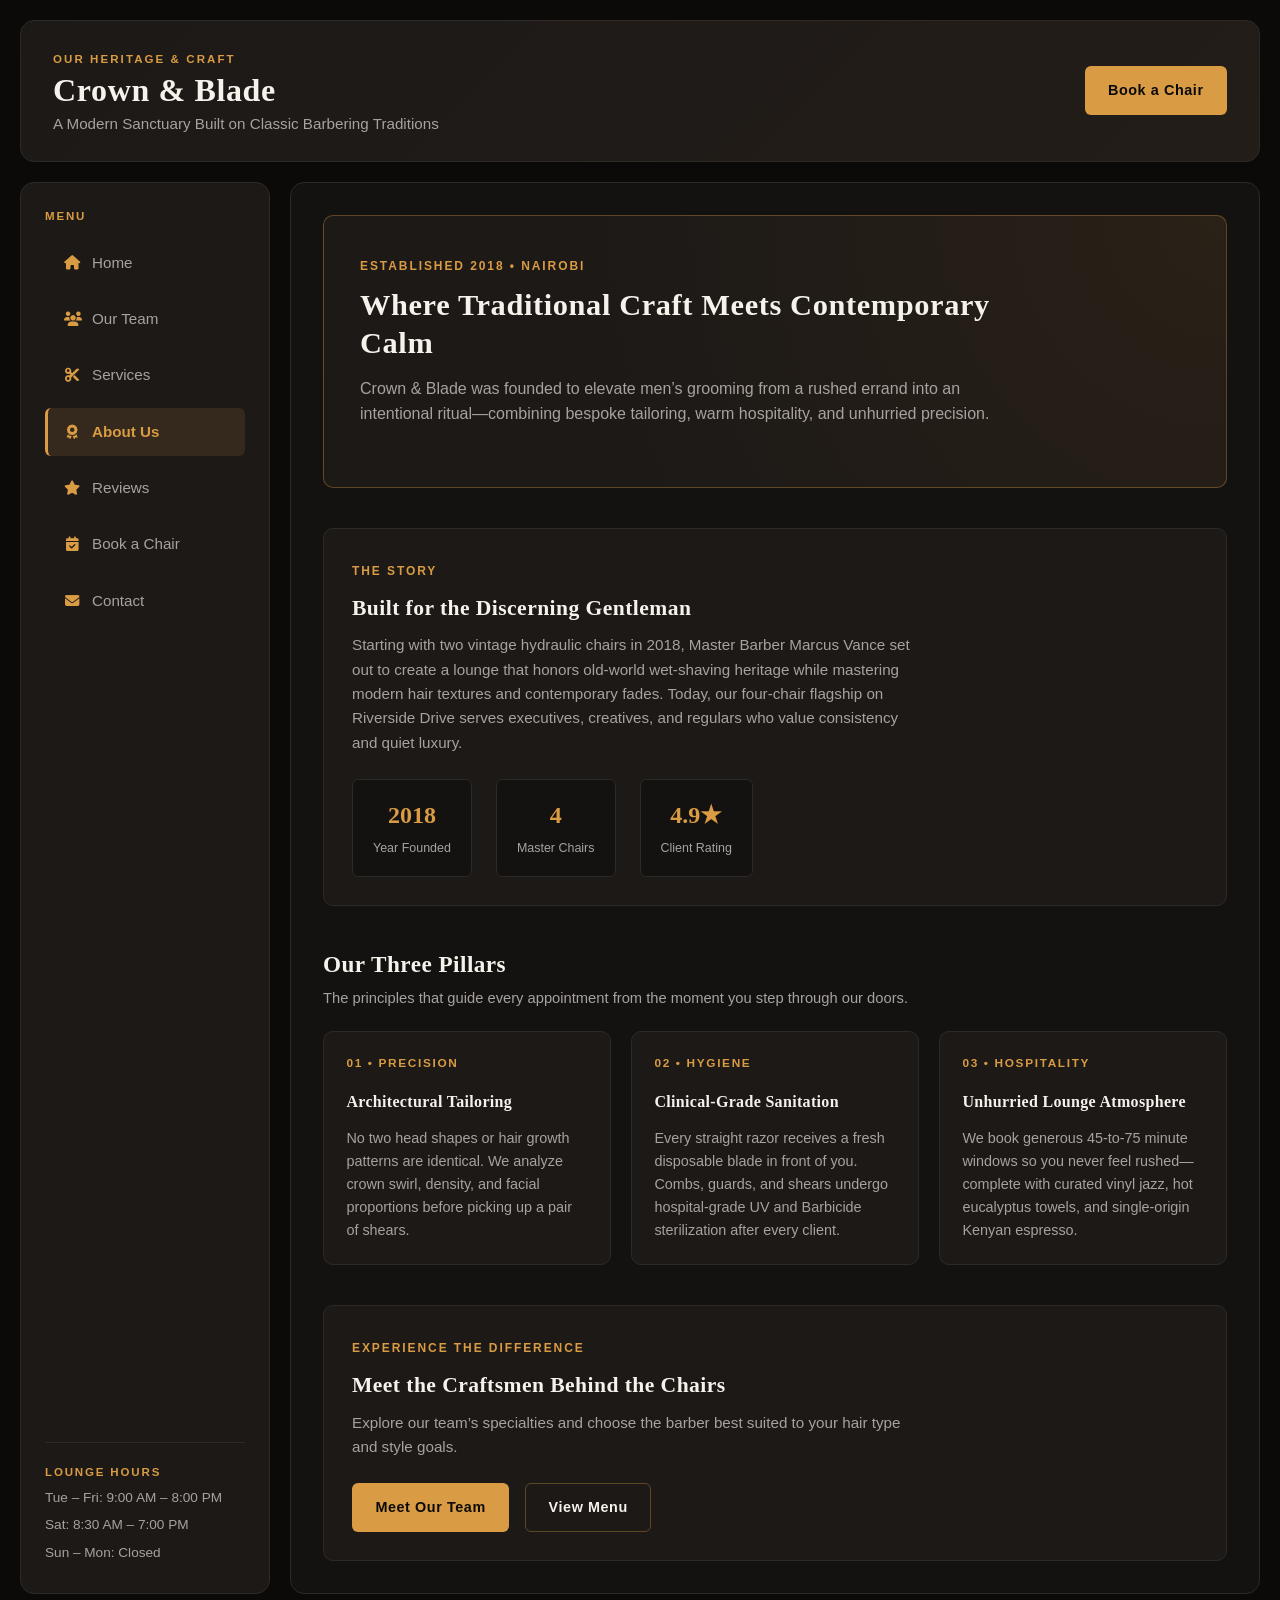
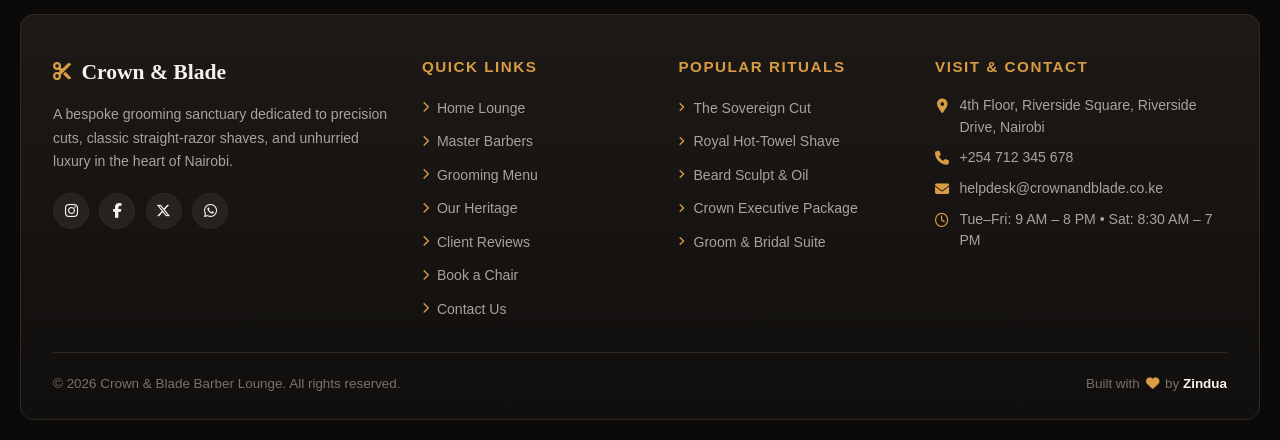
<file: about.html>
<!doctype html>
<html lang="en">
  <head>
    <meta charset="UTF-8" />
    <meta name="viewport" content="width=device-width, initial-scale=1.0" />
    <title>Crown &amp; Blade | Bespoke Barber Lounge</title>
    <!-- Font Awesome 6 (Pure CSS Icons) -->
    <link
      rel="stylesheet"
      href="https://cdnjs.cloudflare.com/ajax/libs/font-awesome/6.5.2/css/all.min.css"
    />
    <link rel="stylesheet" href="layout.css" />
  </head>
  <body>
    <main>
      <section class="container">
        <!-- Header / Hero -->
        <header class="hero">
          <div class="brand-group">
            <span class="brand-badge">OUR HERITAGE &amp; CRAFT</span>
            <h1>Crown &amp; Blade</h1>
            <p>A Modern Sanctuary Built on Classic Barbering Traditions</p>
          </div>
          <a href="book.html" class="btn-primary">Book a Chair</a>
        </header>

        <!-- Sidebar Navigation -->
        <aside class="aside">
          <nav aria-label="Primary Navigation">
            <p class="nav-label">Menu</p>
            <ul>
              <li>
                <a href="index.html"
                  ><i class="fa-solid fa-house"></i> Home</a
                >
              </li>
              <li>
                <a href="team.html"
                  ><i class="fa-solid fa-users"></i> Our Team</a
                >
              </li>
              <li>
                <a href="services.html"
                  ><i class="fa-solid fa-scissors"></i> Services</a
                >
              </li>
              <li>
                <a href="about.html" class="active"
                  ><i class="fa-solid fa-award"></i> About Us</a
                >
              </li>
              <li>
                <a href="reviews.html"
                  ><i class="fa-solid fa-star"></i> Reviews</a
                >
              </li>
              <li>
                <a href="book.html"
                  ><i class="fa-solid fa-calendar-check"></i> Book a Chair</a
                >
              </li>
              <li>
                <a href="contact.html"
                  ><i class="fa-solid fa-envelope"></i> Contact</a
                >
              </li>
            </ul>
          </nav>

          <div class="sidebar-hours">
            <p class="nav-label">Lounge Hours</p>
            <p>Tue – Fri: 9:00 AM – 8:00 PM</p>
            <p>Sat: 8:30 AM – 7:00 PM</p>
            <p>Sun – Mon: Closed</p>
          </div>
        </aside>

        <!-- Main Content Area -->
        <section class="main-area">
          <div class="showcase-banner">
            <span class="eyebrow">Established 2018 &bull; Nairobi</span>
            <h2>Where Traditional Craft Meets Contemporary Calm</h2>
            <p>
              Crown &amp; Blade was founded to elevate men’s grooming from a
              rushed errand into an intentional ritual—combining bespoke
              tailoring, warm hospitality, and unhurried precision.
            </p>
          </div>

          <!-- Story & Stats -->
          <div class="content-block split-panel">
            <div>
              <span class="eyebrow">The Story</span>
              <h3>Built for the Discerning Gentleman</h3>
              <p>
                Starting with two vintage hydraulic chairs in 2018, Master
                Barber Marcus Vance set out to create a lounge that honors
                old-world wet-shaving heritage while mastering modern hair
                textures and contemporary fades. Today, our four-chair flagship
                on Riverside Drive serves executives, creatives, and regulars
                who value consistency and quiet luxury.
              </p>
            </div>
            <div class="stats-box">
              <div class="stat">
                <strong>2018</strong>
                <span>Year Founded</span>
              </div>
              <div class="stat">
                <strong>4</strong>
                <span>Master Chairs</span>
              </div>
              <div class="stat">
                <strong>4.9★</strong>
                <span>Client Rating</span>
              </div>
            </div>
          </div>

          <!-- Three Pillars of Craft -->
          <div class="content-block">
            <div class="section-heading">
              <h3>Our Three Pillars</h3>
              <p>
                The principles that guide every appointment from the moment you
                step through our doors.
              </p>
            </div>

            <div class="pillars-grid">
              <article class="card">
                <span class="role-tag">01 &bull; Precision</span>
                <h4>Architectural Tailoring</h4>
                <p>
                  No two head shapes or hair growth patterns are identical. We
                  analyze crown swirl, density, and facial proportions before
                  picking up a pair of shears.
                </p>
              </article>

              <article class="card">
                <span class="role-tag">02 &bull; Hygiene</span>
                <h4>Clinical-Grade Sanitation</h4>
                <p>
                  Every straight razor receives a fresh disposable blade in
                  front of you. Combs, guards, and shears undergo hospital-grade
                  UV and Barbicide sterilization after every client.
                </p>
              </article>

              <article class="card">
                <span class="role-tag">03 &bull; Hospitality</span>
                <h4>Unhurried Lounge Atmosphere</h4>
                <p>
                  We book generous 45-to-75 minute windows so you never feel
                  rushed—complete with curated vinyl jazz, hot eucalyptus
                  towels, and single-origin Kenyan espresso.
                </p>
              </article>
            </div>
          </div>

          <!-- CTA Banner -->
          <div class="content-block split-panel">
            <div>
              <span class="eyebrow">Experience the Difference</span>
              <h3>Meet the Craftsmen Behind the Chairs</h3>
              <p>
                Explore our team’s specialties and choose the barber best suited
                to your hair type and style goals.
              </p>
            </div>
            <div class="banner-actions">
              <a href="team.html" class="btn-primary">Meet Our Team</a>
              <a href="services.html" class="btn-secondary">View Menu</a>
            </div>
          </div>
        </section>

        <!-- Professional Multi-Column Footer -->
        <footer class="footer">
          <div class="footer-grid">
            <!-- Column 1: Brand & Socials -->
            <div class="footer-col">
              <div class="footer-brand">
                <i class="fa-solid fa-scissors"></i>
                <span>Crown &amp; Blade</span>
              </div>
              <p class="footer-desc">
                A bespoke grooming sanctuary dedicated to precision cuts,
                classic straight-razor shaves, and unhurried luxury in the heart
                of Nairobi.
              </p>
              <div class="social-links" aria-label="Social Media Links">
                <a
                  href="https://instagram.com"
                  target="_blank"
                  rel="noopener noreferrer"
                  aria-label="Instagram"
                >
                  <i class="fa-brands fa-instagram"></i>
                </a>
                <a
                  href="https://facebook.com"
                  target="_blank"
                  rel="noopener noreferrer"
                  aria-label="Facebook"
                >
                  <i class="fa-brands fa-facebook-f"></i>
                </a>
                <a
                  href="https://x.com"
                  target="_blank"
                  rel="noopener noreferrer"
                  aria-label="X (Twitter)"
                >
                  <i class="fa-brands fa-x-twitter"></i>
                </a>
                <a
                  href="https://wa.me/254712345678"
                  target="_blank"
                  rel="noopener noreferrer"
                  aria-label="WhatsApp Concierge"
                >
                  <i class="fa-brands fa-whatsapp"></i>
                </a>
              </div>
            </div>

            <!-- Column 2: Quick Navigation -->
            <div class="footer-col">
              <h4>Quick Links</h4>
              <ul class="footer-links">
                <li>
                  <a href="index.html"
                    ><i class="fa-solid fa-chevron-right"></i> Home Lounge</a
                  >
                </li>
                <li>
                  <a href="team.html"
                    ><i class="fa-solid fa-chevron-right"></i> Master Barbers</a
                  >
                </li>
                <li>
                  <a href="services.html"
                    ><i class="fa-solid fa-chevron-right"></i> Grooming Menu</a
                  >
                </li>
                <li>
                  <a href="about.html"
                    ><i class="fa-solid fa-chevron-right"></i> Our Heritage</a
                  >
                </li>
                <li>
                  <a href="reviews.html"
                    ><i class="fa-solid fa-chevron-right"></i> Client Reviews</a
                  >
                </li>
                <li>
                  <a href="book.html"
                    ><i class="fa-solid fa-chevron-right"></i> Book a Chair</a
                  >
                </li>
                <li>
                  <a href="contact.html"
                    ><i class="fa-solid fa-chevron-right"></i> Contact Us</a
                  >
                </li>
              </ul>
            </div>

            <!-- Column 3: Signature Services -->
            <div class="footer-col">
              <h4>Popular Rituals</h4>
              <ul class="footer-links">
                <li>
                  <a href="services.html"
                    ><i class="fa-solid fa-angle-right"></i> The Sovereign
                    Cut</a
                  >
                </li>
                <li>
                  <a href="services.html"
                    ><i class="fa-solid fa-angle-right"></i> Royal Hot-Towel
                    Shave</a
                  >
                </li>
                <li>
                  <a href="services.html"
                    ><i class="fa-solid fa-angle-right"></i> Beard Sculpt &amp;
                    Oil</a
                  >
                </li>
                <li>
                  <a href="services.html"
                    ><i class="fa-solid fa-angle-right"></i> Crown Executive
                    Package</a
                  >
                </li>
                <li>
                  <a href="services.html"
                    ><i class="fa-solid fa-angle-right"></i> Groom &amp; Bridal
                    Suite</a
                  >
                </li>
              </ul>
            </div>

            <!-- Column 4: Contact & Hours -->
            <div class="footer-col">
              <h4>Visit &amp; Contact</h4>
              <ul class="footer-contact">
                <li>
                  <i class="fa-solid fa-location-dot"></i>
                  <span
                    >4th Floor, Riverside Square, Riverside Drive, Nairobi</span
                  >
                </li>
                <li>
                  <i class="fa-solid fa-phone"></i>
                  <span>+254 712 345 678</span>
                </li>
                <li>
                  <i class="fa-solid fa-envelope"></i>
                  <span>helpdesk@crownandblade.co.ke</span>
                </li>
                <li>
                  <i class="fa-regular fa-clock"></i>
                  <span>Tue–Fri: 9 AM – 8 PM &bull; Sat: 8:30 AM – 7 PM</span>
                </li>
              </ul>
            </div>
          </div>

          <!-- Bottom Copyright Bar -->
          <div class="footer-bottom">
            <p>
              &copy; 2026 Crown &amp; Blade Barber Lounge. All rights reserved.
            </p>
            <p>
              Built with <i class="fa-solid fa-heart"></i> by
              <strong>Zindua</strong>
            </p>
          </div>
        </footer>
      </section>
    </main>
  </body>
</html>
</file>
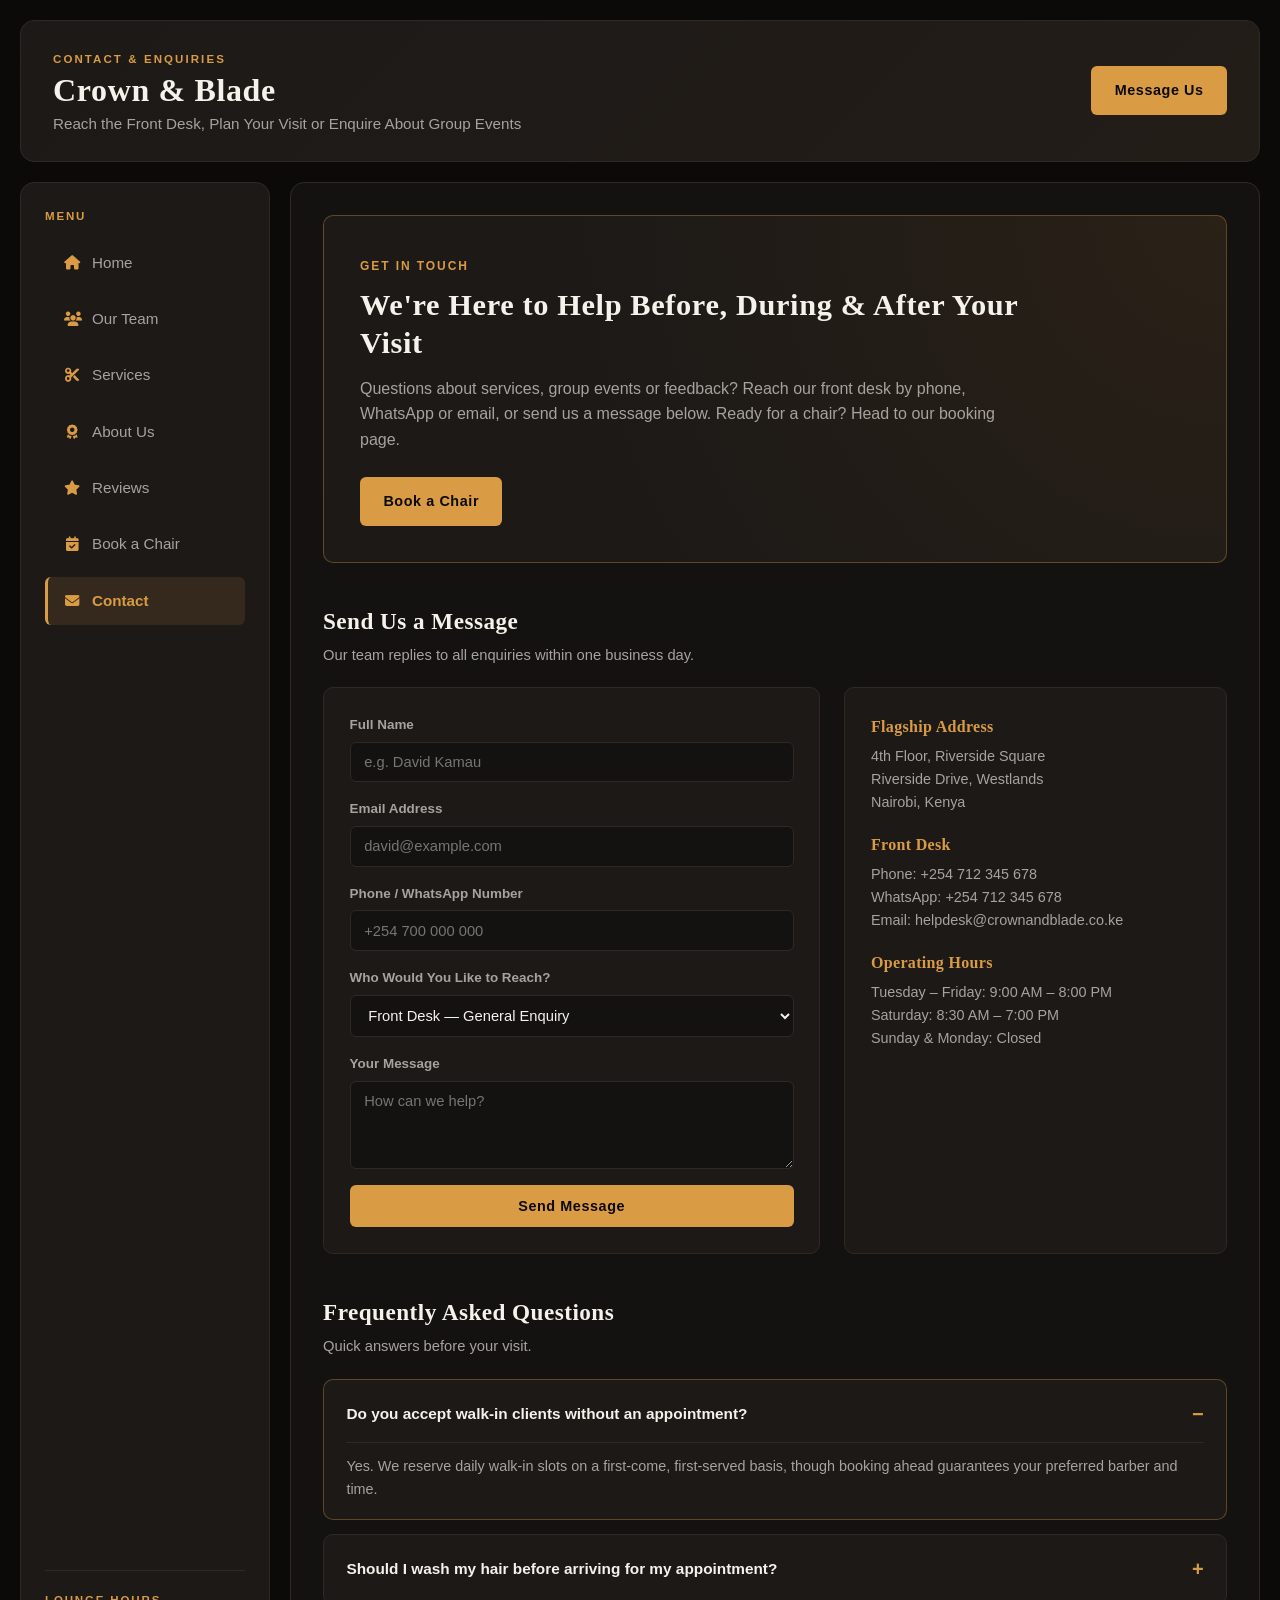
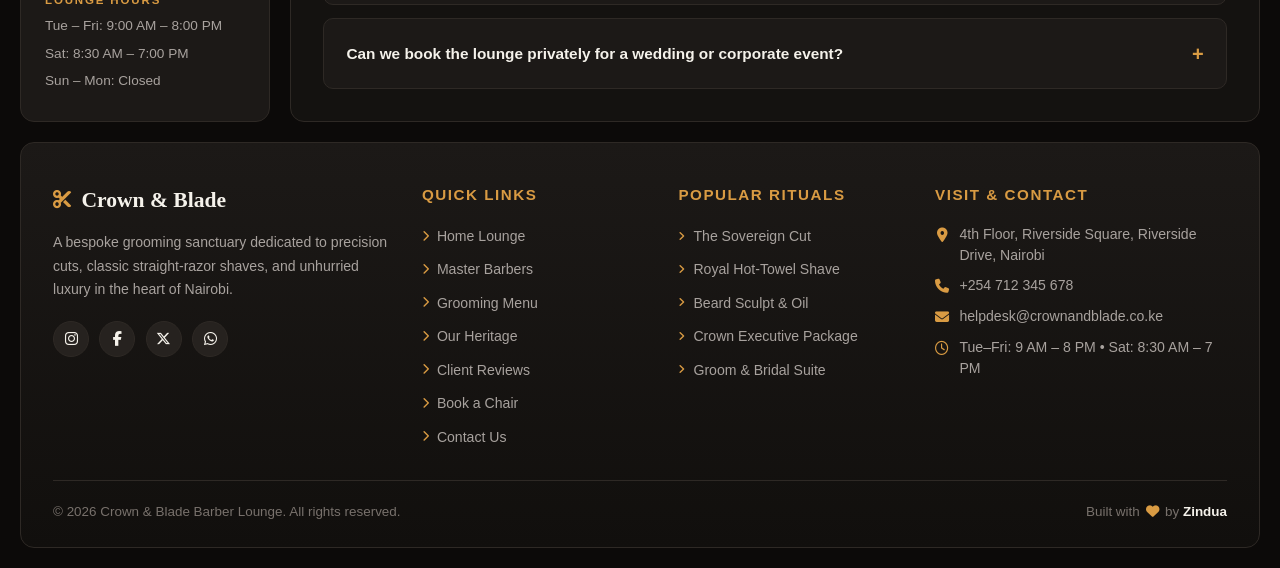
<file: contact.html>
<!doctype html>
<html lang="en">
  <head>
    <meta charset="UTF-8" />
    <meta name="viewport" content="width=device-width, initial-scale=1.0" />
    <title>Contact Us | Crown &amp; Blade Barber Lounge</title>
    <!-- Font Awesome 6 (Pure CSS Icons) -->
    <link
      rel="stylesheet"
      href="https://cdnjs.cloudflare.com/ajax/libs/font-awesome/6.5.2/css/all.min.css"
    />
    <link rel="stylesheet" href="layout.css" />
  </head>
  <body>
    <main>
      <section class="container">
        <!-- Header / Hero -->
        <header class="hero">
          <div class="brand-group">
            <span class="brand-badge">CONTACT &amp; ENQUIRIES</span>
            <h1>Crown &amp; Blade</h1>
            <p>
              Reach the Front Desk, Plan Your Visit or Enquire About Group Events
            </p>
          </div>
          <a href="#contact-form" class="btn-primary">Message Us</a>
        </header>

        <!-- Sidebar Navigation -->
        <aside class="aside">
          <nav aria-label="Primary Navigation">
            <p class="nav-label">Menu</p>
            <ul>
              <li>
                <a href="index.html"
                  ><i class="fa-solid fa-house"></i> Home</a
                >
              </li>
              <li>
                <a href="team.html"
                  ><i class="fa-solid fa-users"></i> Our Team</a
                >
              </li>
              <li>
                <a href="services.html"
                  ><i class="fa-solid fa-scissors"></i> Services</a
                >
              </li>
              <li>
                <a href="about.html"
                  ><i class="fa-solid fa-award"></i> About Us</a
                >
              </li>
              <li>
                <a href="reviews.html"
                  ><i class="fa-solid fa-star"></i> Reviews</a
                >
              </li>
              <li>
                <a href="book.html"
                  ><i class="fa-solid fa-calendar-check"></i> Book a Chair</a
                >
              </li>
              <li>
                <a href="contact.html" class="active"
                  ><i class="fa-solid fa-envelope"></i> Contact</a
                >
              </li>
            </ul>
          </nav>

          <div class="sidebar-hours">
            <p class="nav-label">Lounge Hours</p>
            <p>Tue – Fri: 9:00 AM – 8:00 PM</p>
            <p>Sat: 8:30 AM – 7:00 PM</p>
            <p>Sun – Mon: Closed</p>
          </div>
        </aside>

        <!-- Main Content Area -->
        <section class="main-area">
          <div class="showcase-banner">
            <span class="eyebrow">Get in Touch</span>
            <h2>We're Here to Help Before, During &amp; After Your Visit</h2>
            <p>
              Questions about services, group events or feedback? Reach our
              front desk by phone, WhatsApp or email, or send us a message
              below. Ready for a chair? Head to our booking page.
            </p>
            <div class="banner-actions">
              <a href="book.html" class="btn-primary">Book a Chair</a>
            </div>
          </div>

          <!-- Enquiry Form & Contact Details -->
          <div id="contact-form" class="content-block">
            <div class="section-heading">
              <h3>Send Us a Message</h3>
              <p>Our team replies to all enquiries within one business day.</p>
            </div>

            <div class="contact-grid">
              <form class="booking-form" action="contact.html" method="get">
                <div class="form-row">
                  <label for="full-name">Full Name</label>
                  <input type="text" id="full-name" name="name" placeholder="e.g. David Kamau" required />
                </div>

                <div class="form-row">
                  <label for="email-address">Email Address</label>
                  <input type="email" id="email-address" name="email" placeholder="david@example.com" required />
                </div>

                <div class="form-row">
                  <label for="phone-number">Phone / WhatsApp Number</label>
                  <input type="tel" id="phone-number" name="phone" placeholder="+254 700 000 000" />
                </div>

                <div class="form-row">
                  <label for="topic">Who Would You Like to Reach?</label>
                  <select id="topic" name="topic">
                    <option value="front-desk">Front Desk — General Enquiry</option>
                    <option value="events">Private Events &amp; Groom Parties</option>
                    <option value="feedback">Feedback &amp; Complaints</option>
                    <option value="careers">Careers — Join Our Team</option>
                  </select>
                </div>

                <div class="form-row">
                  <label for="notes">Your Message</label>
                  <textarea id="notes" name="notes" rows="4" placeholder="How can we help?" required></textarea>
                </div>

                <button type="submit" class="btn-primary full-width">Send Message</button>
              </form>

              <div class="location-card">
                <h4>Flagship Address</h4>
                <p>
                  4th Floor, Riverside Square<br />Riverside Drive, Westlands<br />Nairobi,
                  Kenya
                </p>

                <h4>Front Desk</h4>
                <p>
                  Phone: +254 712 345 678<br />
                  WhatsApp: <a href="https://wa.me/254712345678" target="_blank" rel="noopener noreferrer">+254 712 345 678</a><br />
                  Email: helpdesk@crownandblade.co.ke
                </p>

                <h4>Operating Hours</h4>
                <p>
                  Tuesday – Friday: 9:00 AM – 8:00 PM<br />
                  Saturday: 8:30 AM – 7:00 PM<br />
                  Sunday &amp; Monday: Closed
                </p>
              </div>
            </div>
          </div>

          <!-- Pure HTML5 <details> FAQ (No JS Needed) -->
          <div class="content-block">
            <div class="section-heading">
              <h3>Frequently Asked Questions</h3>
              <p>Quick answers before your visit.</p>
            </div>

            <div class="faq-list">
              <details class="faq-item" open>
                <summary>
                  Do you accept walk-in clients without an appointment?
                </summary>
                <p>
                  Yes. We reserve daily walk-in slots on a first-come,
                  first-served basis, though <a href="book.html">booking ahead</a>
                  guarantees your preferred barber and time.
                </p>
              </details>

              <details class="faq-item">
                <summary>
                  Should I wash my hair before arriving for my appointment?
                </summary>
                <p>
                  If you use heavy pomades or clays, arriving with clean hair
                  helps us assess natural fall—however, an invigorating wash is
                  included with every Sovereign Cut and Executive Package.
                </p>
              </details>

              <details class="faq-item">
                <summary>
                  Can we book the lounge privately for a wedding or corporate
                  event?
                </summary>
                <p>
                  Yes. Private half-day and full-lounge buyouts for groomsmen or
                  executive teams are available Tuesday through Saturday. Choose
                  "Private Events" in the form above or call our front desk
                  directly.
                </p>
              </details>
            </div>
          </div>
        </section>

        <!-- Professional Multi-Column Footer -->
        <footer class="footer">
          <div class="footer-grid">
            <!-- Column 1: Brand & Socials -->
            <div class="footer-col">
              <div class="footer-brand">
                <i class="fa-solid fa-scissors"></i>
                <span>Crown &amp; Blade</span>
              </div>
              <p class="footer-desc">
                A bespoke grooming sanctuary dedicated to precision cuts,
                classic straight-razor shaves, and unhurried luxury in the heart
                of Nairobi.
              </p>
              <div class="social-links" aria-label="Social Media Links">
                <a
                  href="https://instagram.com"
                  target="_blank"
                  rel="noopener noreferrer"
                  aria-label="Instagram"
                >
                  <i class="fa-brands fa-instagram"></i>
                </a>
                <a
                  href="https://facebook.com"
                  target="_blank"
                  rel="noopener noreferrer"
                  aria-label="Facebook"
                >
                  <i class="fa-brands fa-facebook-f"></i>
                </a>
                <a
                  href="https://x.com"
                  target="_blank"
                  rel="noopener noreferrer"
                  aria-label="X (Twitter)"
                >
                  <i class="fa-brands fa-x-twitter"></i>
                </a>
                <a
                  href="https://wa.me/254712345678"
                  target="_blank"
                  rel="noopener noreferrer"
                  aria-label="WhatsApp Front"
                >
                  <i class="fa-brands fa-whatsapp"></i>
                </a>
              </div>
            </div>

            <!-- Column 2: Quick Navigation -->
            <div class="footer-col">
              <h4>Quick Links</h4>
              <ul class="footer-links">
                <li>
                  <a href="index.html"
                    ><i class="fa-solid fa-chevron-right"></i> Home Lounge</a
                  >
                </li>
                <li>
                  <a href="team.html"
                    ><i class="fa-solid fa-chevron-right"></i> Master Barbers</a
                  >
                </li>
                <li>
                  <a href="services.html"
                    ><i class="fa-solid fa-chevron-right"></i> Grooming Menu</a
                  >
                </li>
                <li>
                  <a href="about.html"
                    ><i class="fa-solid fa-chevron-right"></i> Our Heritage</a
                  >
                </li>
                <li>
                  <a href="reviews.html"
                    ><i class="fa-solid fa-chevron-right"></i> Client Reviews</a
                  >
                </li>
                <li>
                  <a href="book.html"
                    ><i class="fa-solid fa-chevron-right"></i> Book a Chair</a
                  >
                </li>
                <li>
                  <a href="contact.html"
                    ><i class="fa-solid fa-chevron-right"></i> Contact Us</a
                  >
                </li>
              </ul>
            </div>

            <!-- Column 3: Signature Services -->
            <div class="footer-col">
              <h4>Popular Rituals</h4>
              <ul class="footer-links">
                <li>
                  <a href="services.html"
                    ><i class="fa-solid fa-angle-right"></i> The Sovereign
                    Cut</a
                  >
                </li>
                <li>
                  <a href="services.html"
                    ><i class="fa-solid fa-angle-right"></i> Royal Hot-Towel
                    Shave</a
                  >
                </li>
                <li>
                  <a href="services.html"
                    ><i class="fa-solid fa-angle-right"></i> Beard Sculpt &amp;
                    Oil</a
                  >
                </li>
                <li>
                  <a href="services.html"
                    ><i class="fa-solid fa-angle-right"></i> Crown Executive
                    Package</a
                  >
                </li>
                <li>
                  <a href="services.html"
                    ><i class="fa-solid fa-angle-right"></i> Groom &amp; Bridal
                    Suite</a
                  >
                </li>
              </ul>
            </div>

            <!-- Column 4: Contact & Hours -->
            <div class="footer-col">
              <h4>Visit &amp; Contact</h4>
              <ul class="footer-contact">
                <li>
                  <i class="fa-solid fa-location-dot"></i>
                  <span
                    >4th Floor, Riverside Square, Riverside Drive, Nairobi</span
                  >
                </li>
                <li>
                  <i class="fa-solid fa-phone"></i>
                  <span>+254 712 345 678</span>
                </li>
                <li>
                  <i class="fa-solid fa-envelope"></i>
                  <span>helpdesk@crownandblade.co.ke</span>
                </li>
                <li>
                  <i class="fa-regular fa-clock"></i>
                  <span>Tue–Fri: 9 AM – 8 PM &bull; Sat: 8:30 AM – 7 PM</span>
                </li>
              </ul>
            </div>
          </div>

          <!-- Bottom Copyright Bar -->
          <div class="footer-bottom">
            <p>
              &copy; 2026 Crown &amp; Blade Barber Lounge. All rights reserved.
            </p>
            <p>
              Built with <i class="fa-solid fa-heart"></i> by
              <strong>Zindua</strong>
            </p>
          </div>
        </footer>
      </section>
    </main>
  </body>
</html>
</file>
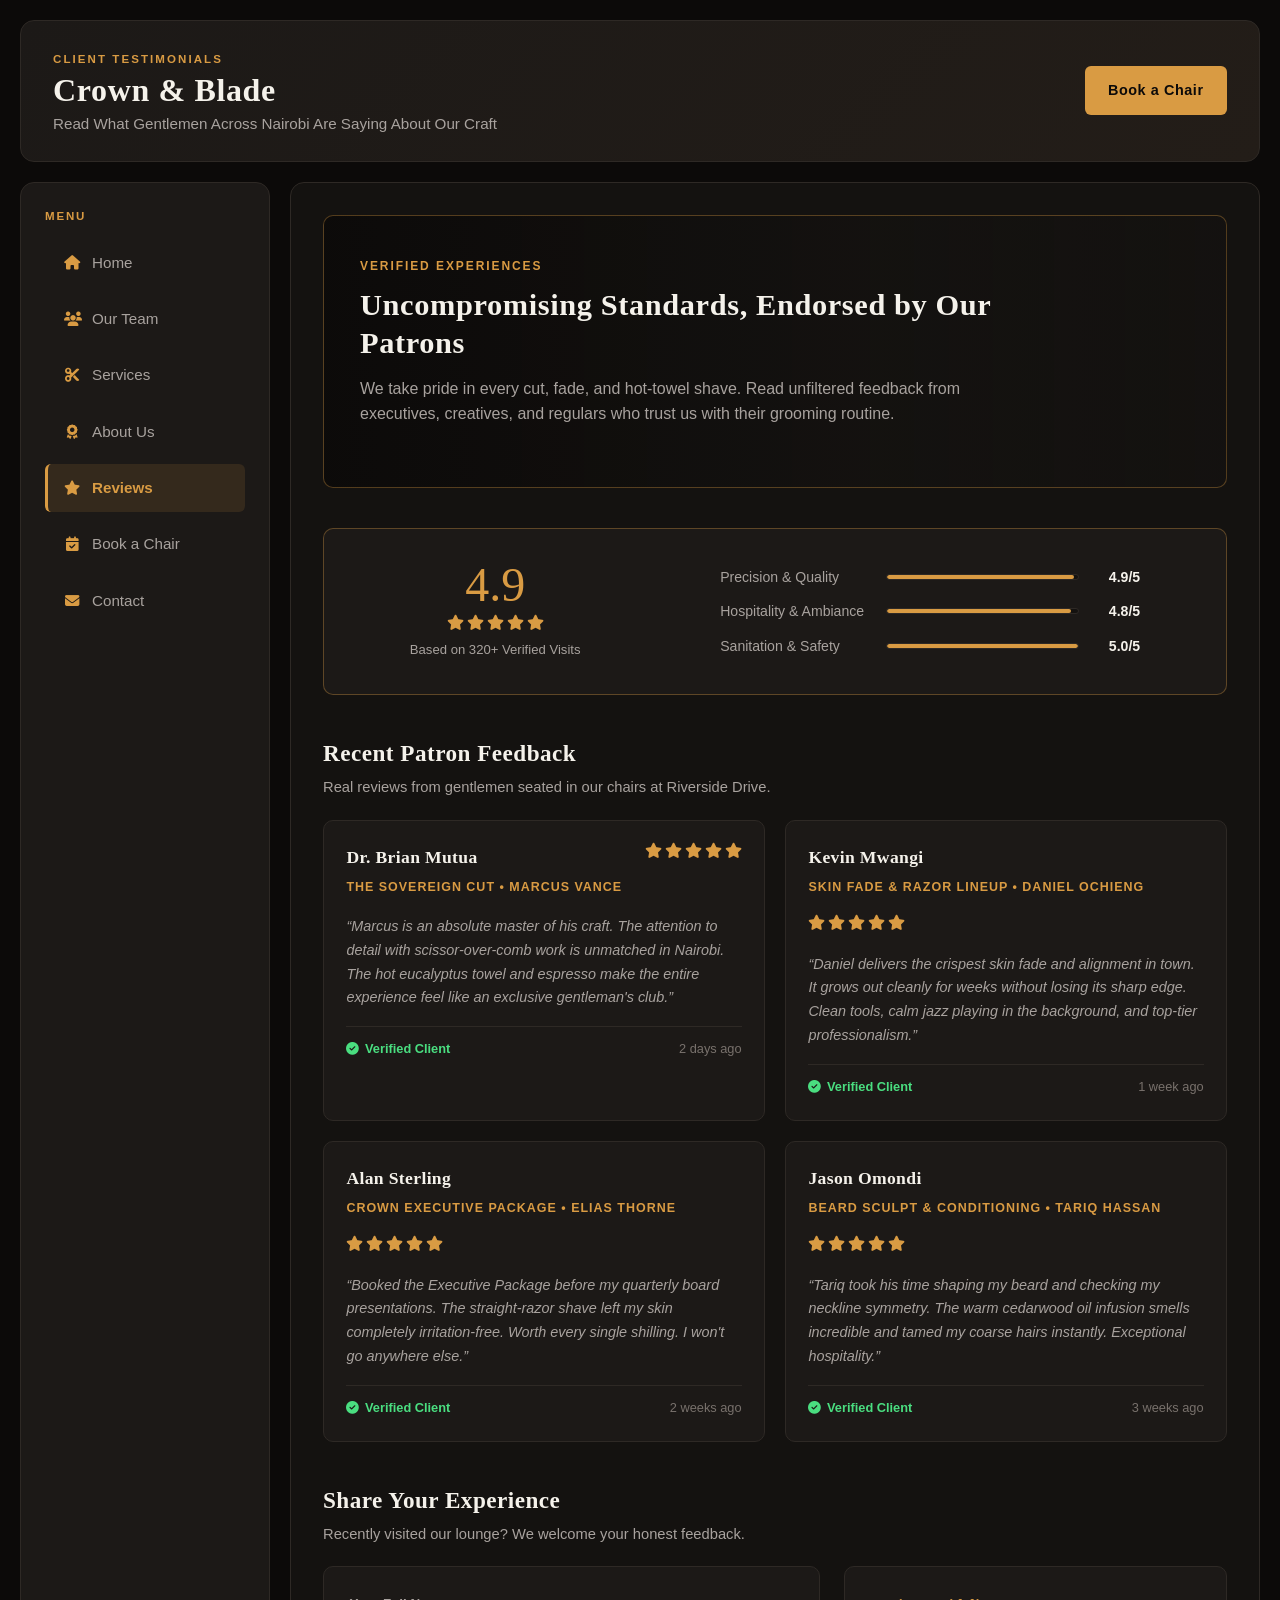
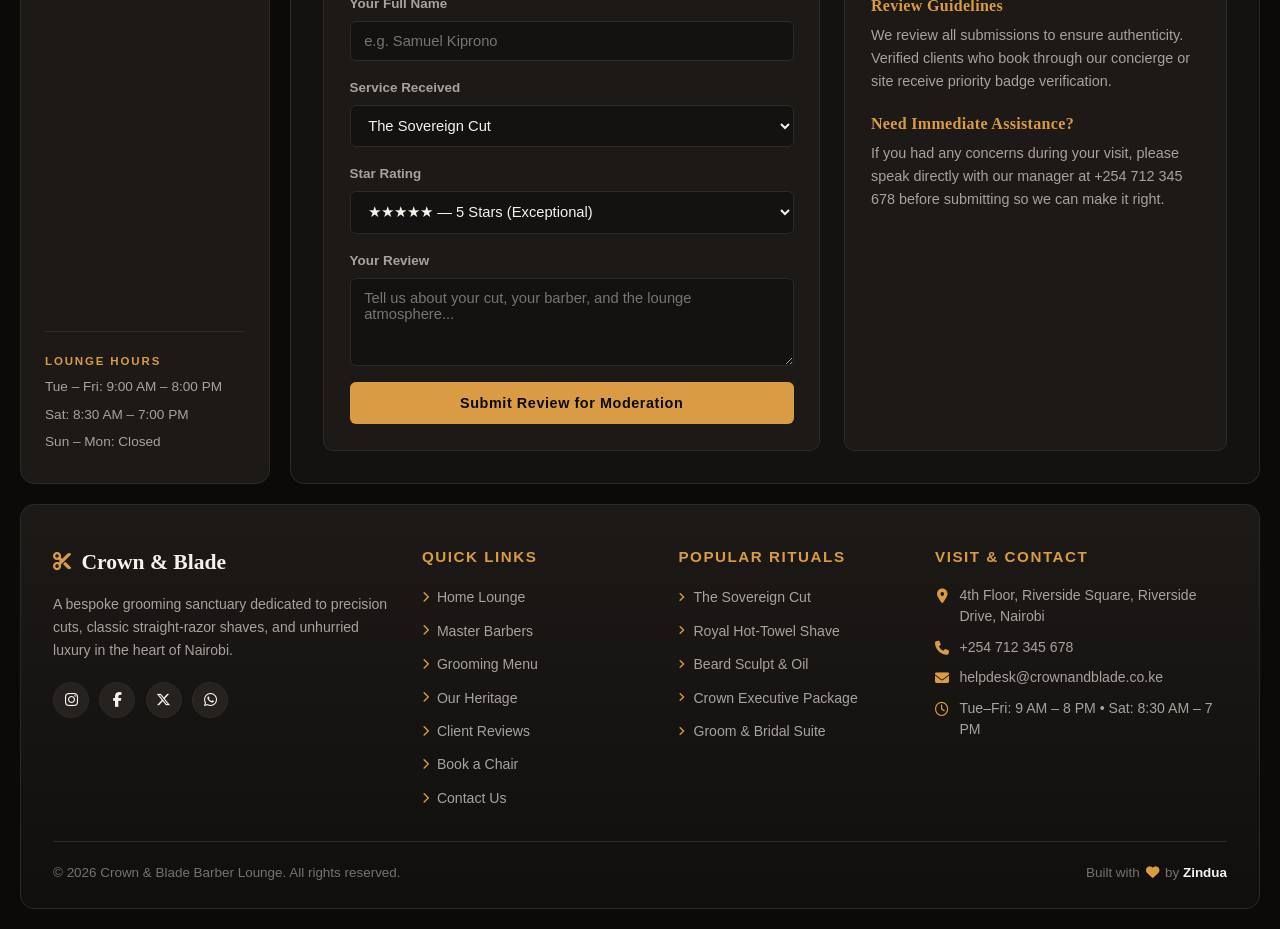
<file: reviews.html>
<!doctype html>
<html lang="en">
  <head>
    <meta charset="UTF-8" />
    <meta name="viewport" content="width=device-width, initial-scale=1.0" />
    <title>Client Reviews | Crown &amp; Blade Barber Lounge</title>
    <!-- Font Awesome 6 (Pure CSS Icons) -->
    <link
      rel="stylesheet"
      href="https://cdnjs.cloudflare.com/ajax/libs/font-awesome/6.5.2/css/all.min.css"
    />
    <link rel="stylesheet" href="layout.css" />
  </head>
  <body>
    <main>
      <section class="container">
        <!-- Header / Hero -->
        <header class="hero">
          <div class="brand-group">
            <span class="brand-badge">CLIENT TESTIMONIALS</span>
            <h1>Crown &amp; Blade</h1>
            <p>Read What Gentlemen Across Nairobi Are Saying About Our Craft</p>
          </div>
          <a href="book.html" class="btn-primary">Book a Chair</a>
        </header>

        <!-- Sidebar Navigation -->
        <aside class="aside">
          <nav aria-label="Primary Navigation">
            <p class="nav-label">Menu</p>
            <ul>
              <li>
                <a href="index.html"
                  ><i class="fa-solid fa-house"></i> Home</a
                >
              </li>
              <li>
                <a href="team.html"
                  ><i class="fa-solid fa-users"></i> Our Team</a
                >
              </li>
              <li>
                <a href="services.html"
                  ><i class="fa-solid fa-scissors"></i> Services</a
                >
              </li>
              <li>
                <a href="about.html"
                  ><i class="fa-solid fa-award"></i> About Us</a
                >
              </li>
              <li>
                <a href="reviews.html" class="active"
                  ><i class="fa-solid fa-star"></i> Reviews</a
                >
              </li>
              <li>
                <a href="book.html"
                  ><i class="fa-solid fa-calendar-check"></i> Book a Chair</a
                >
              </li>
              <li>
                <a href="contact.html"
                  ><i class="fa-solid fa-envelope"></i> Contact</a
                >
              </li>
            </ul>
          </nav>

          <div class="sidebar-hours">
            <p class="nav-label">Lounge Hours</p>
            <p>Tue – Fri: 9:00 AM – 8:00 PM</p>
            <p>Sat: 8:30 AM – 7:00 PM</p>
            <p>Sun – Mon: Closed</p>
          </div>
        </aside>

        <!-- Main Content Area -->
        <section class="main-area">
          <div class="showcase-banner banner-about">
            <span class="eyebrow">Verified Experiences</span>
            <h2>Uncompromising Standards, Endorsed by Our Patrons</h2>
            <p>
              We take pride in every cut, fade, and hot-towel shave. Read unfiltered feedback
              from executives, creatives, and regulars who trust us with their grooming routine.
            </p>
          </div>

          <!-- Overall Rating Summary Card -->
          <div class="content-block">
            <div class="rating-summary-card">
              <div class="rating-score-box">
                <span class="big-score">4.9</span>
                <div class="stars-gold">
                  <i class="fa-solid fa-star"></i>
                  <i class="fa-solid fa-star"></i>
                  <i class="fa-solid fa-star"></i>
                  <i class="fa-solid fa-star"></i>
                  <i class="fa-solid fa-star"></i>
                </div>
                <span class="score-meta">Based on 320+ Verified Visits</span>
              </div>
              <div class="rating-breakdown">
                <div class="breakdown-row">
                  <span>Precision &amp; Quality</span>
                  <div class="bar-track"><div class="bar-fill" style="width: 98%;"></div></div>
                  <span class="pct">4.9/5</span>
                </div>
                <div class="breakdown-row">
                  <span>Hospitality &amp; Ambiance</span>
                  <div class="bar-track"><div class="bar-fill" style="width: 96%;"></div></div>
                  <span class="pct">4.8/5</span>
                </div>
                <div class="breakdown-row">
                  <span>Sanitation &amp; Safety</span>
                  <div class="bar-track"><div class="bar-fill" style="width: 100%;"></div></div>
                  <span class="pct">5.0/5</span>
                </div>
              </div>
            </div>
          </div>

          <!-- Client Reviews Grid -->
          <div class="content-block">
            <div class="section-heading">
              <h3>Recent Patron Feedback</h3>
              <p>Real reviews from gentlemen seated in our chairs at Riverside Drive.</p>
            </div>

            <div class="cards-grid">
              <!-- Review 1 -->
              <article class="card review-card">
                <div class="review-header">
                  <div class="reviewer-meta">
                    <h4>Dr. Brian Mutua</h4>
                    <span class="service-tag">The Sovereign Cut &bull; Marcus Vance</span>
                  </div>
                  <div class="stars-gold">
                    <i class="fa-solid fa-star"></i>
                    <i class="fa-solid fa-star"></i>
                    <i class="fa-solid fa-star"></i>
                    <i class="fa-solid fa-star"></i>
                    <i class="fa-solid fa-star"></i>
                  </div>
                </div>
                <p class="review-body">
                  &ldquo;Marcus is an absolute master of his craft. The attention to detail with scissor-over-comb
                  work is unmatched in Nairobi. The hot eucalyptus towel and espresso make the entire experience feel
                  like an exclusive gentleman's club.&rdquo;
                </p>
                <div class="review-footer">
                  <span class="verified-badge"><i class="fa-solid fa-circle-check"></i> Verified Client</span>
                  <span class="review-date">2 days ago</span>
                </div>
              </article>

              <!-- Review 2 -->
              <article class="card review-card">
                <div class="review-header">
                  <div class="reviewer-meta">
                    <h4>Kevin Mwangi</h4>
                    <span class="service-tag">Skin Fade &amp; Razor Lineup &bull; Daniel Ochieng</span>
                  </div>
                  <div class="stars-gold">
                    <i class="fa-solid fa-star"></i>
                    <i class="fa-solid fa-star"></i>
                    <i class="fa-solid fa-star"></i>
                    <i class="fa-solid fa-star"></i>
                    <i class="fa-solid fa-star"></i>
                  </div>
                </div>
                <p class="review-body">
                  &ldquo;Daniel delivers the crispest skin fade and alignment in town. It grows out cleanly for weeks
                  without losing its sharp edge. Clean tools, calm jazz playing in the background, and top-tier professionalism.&rdquo;
                </p>
                <div class="review-footer">
                  <span class="verified-badge"><i class="fa-solid fa-circle-check"></i> Verified Client</span>
                  <span class="review-date">1 week ago</span>
                </div>
              </article>

              <!-- Review 3 -->
              <article class="card review-card">
                <div class="review-header">
                  <div class="reviewer-meta">
                    <h4>Alan Sterling</h4>
                    <span class="service-tag">Crown Executive Package &bull; Elias Thorne</span>
                  </div>
                  <div class="stars-gold">
                    <i class="fa-solid fa-star"></i>
                    <i class="fa-solid fa-star"></i>
                    <i class="fa-solid fa-star"></i>
                    <i class="fa-solid fa-star"></i>
                    <i class="fa-solid fa-star"></i>
                  </div>
                </div>
                <p class="review-body">
                  &ldquo;Booked the Executive Package before my quarterly board presentations. The straight-razor shave
                  left my skin completely irritation-free. Worth every single shilling. I won't go anywhere else.&rdquo;
                </p>
                <div class="review-footer">
                  <span class="verified-badge"><i class="fa-solid fa-circle-check"></i> Verified Client</span>
                  <span class="review-date">2 weeks ago</span>
                </div>
              </article>

              <!-- Review 4 -->
              <article class="card review-card">
                <div class="review-header">
                  <div class="reviewer-meta">
                    <h4>Jason Omondi</h4>
                    <span class="service-tag">Beard Sculpt &amp; Conditioning &bull; Tariq Hassan</span>
                  </div>
                  <div class="stars-gold">
                    <i class="fa-solid fa-star"></i>
                    <i class="fa-solid fa-star"></i>
                    <i class="fa-solid fa-star"></i>
                    <i class="fa-solid fa-star"></i>
                    <i class="fa-solid fa-star"></i>
                  </div>
                </div>
                <p class="review-body">
                  &ldquo;Tariq took his time shaping my beard and checking my neckline symmetry. The warm cedarwood oil infusion
                  smells incredible and tamed my coarse hairs instantly. Exceptional hospitality.&rdquo;
                </p>
                <div class="review-footer">
                  <span class="verified-badge"><i class="fa-solid fa-circle-check"></i> Verified Client</span>
                  <span class="review-date">3 weeks ago</span>
                </div>
              </article>
            </div>
          </div>

          <!-- Leave a Review Form Section -->
          <div class="content-block">
            <div class="section-heading">
              <h3>Share Your Experience</h3>
              <p>Recently visited our lounge? We welcome your honest feedback.</p>
            </div>

            <div class="contact-grid">
              <form class="booking-form" action="reviews.html" method="get">
                <div class="form-row">
                  <label for="reviewer-name">Your Full Name</label>
                  <input type="text" id="reviewer-name" name="name" placeholder="e.g. Samuel Kiprono" required />
                </div>

                <div class="form-row">
                  <label for="review-service">Service Received</label>
                  <select id="review-service" name="service">
                    <option value="sovereign">The Sovereign Cut</option>
                    <option value="fade">Skin Fade &amp; Razor Lineup</option>
                    <option value="shave">Royal Straight-Razor Shave</option>
                    <option value="beard">Beard Sculpt &amp; Conditioning</option>
                    <option value="executive">The Crown Executive Package</option>
                  </select>
                </div>

                <div class="form-row">
                  <label for="rating-select">Star Rating</label>
                  <select id="rating-select" name="rating">
                    <option value="5">★★★★★ — 5 Stars (Exceptional)</option>
                    <option value="4">★★★★☆ — 4 Stars (Great)</option>
                    <option value="3">★★★☆☆ — 3 Stars (Satisfactory)</option>
                  </select>
                </div>

                <div class="form-row">
                  <label for="review-comment">Your Review</label>
                  <textarea id="review-comment" name="comment" rows="4" placeholder="Tell us about your cut, your barber, and the lounge atmosphere..." required></textarea>
                </div>

                <button type="submit" class="btn-primary full-width">Submit Review for Moderation</button>
              </form>

              <div class="location-card">
                <h4>Review Guidelines</h4>
                <p>
                  We review all submissions to ensure authenticity. Verified clients who book through our
                  concierge or site receive priority badge verification.
                </p>
                <h4>Need Immediate Assistance?</h4>
                <p>
                  If you had any concerns during your visit, please speak directly with our manager at
                  +254 712 345 678 before submitting so we can make it right.
                </p>
              </div>
            </div>
          </div>
        </section>

        <!-- Professional Multi-Column Footer -->
        <footer class="footer">
          <div class="footer-grid">
            <!-- Column 1: Brand & Socials -->
            <div class="footer-col">
              <div class="footer-brand">
                <i class="fa-solid fa-scissors"></i>
                <span>Crown &amp; Blade</span>
              </div>
              <p class="footer-desc">
                A bespoke grooming sanctuary dedicated to precision cuts, classic straight-razor
                shaves, and unhurried luxury in the heart of Nairobi.
              </p>
              <div class="social-links" aria-label="Social Media Links">
                <a href="https://instagram.com" target="_blank" rel="noopener noreferrer" aria-label="Instagram">
                  <i class="fa-brands fa-instagram"></i>
                </a>
                <a href="https://facebook.com" target="_blank" rel="noopener noreferrer" aria-label="Facebook">
                  <i class="fa-brands fa-facebook-f"></i>
                </a>
                <a href="https://x.com" target="_blank" rel="noopener noreferrer" aria-label="X (Twitter)">
                  <i class="fa-brands fa-x-twitter"></i>
                </a>
                <a href="https://wa.me/254712345678" target="_blank" rel="noopener noreferrer" aria-label="WhatsApp Concierge">
                  <i class="fa-brands fa-whatsapp"></i>
                </a>
              </div>
            </div>

            <!-- Column 2: Quick Navigation -->
            <div class="footer-col">
              <h4>Quick Links</h4>
              <ul class="footer-links">
                <li><a href="index.html"><i class="fa-solid fa-chevron-right"></i> Home Lounge</a></li>
                <li><a href="team.html"><i class="fa-solid fa-chevron-right"></i> Master Barbers</a></li>
                <li><a href="services.html"><i class="fa-solid fa-chevron-right"></i> Grooming Menu</a></li>
                <li><a href="about.html"><i class="fa-solid fa-chevron-right"></i> Our Heritage</a></li>
                <li><a href="reviews.html"><i class="fa-solid fa-chevron-right"></i> Client Reviews</a></li>
                <li>
                  <a href="book.html"
                    ><i class="fa-solid fa-chevron-right"></i> Book a Chair</a
                  >
                </li>
                <li>
                  <a href="contact.html"
                    ><i class="fa-solid fa-chevron-right"></i> Contact Us</a
                  >
                </li>
              </ul>
            </div>

            <!-- Column 3: Signature Services -->
            <div class="footer-col">
              <h4>Popular Rituals</h4>
              <ul class="footer-links">
                <li><a href="services.html"><i class="fa-solid fa-angle-right"></i> The Sovereign Cut</a></li>
                <li><a href="services.html"><i class="fa-solid fa-angle-right"></i> Royal Hot-Towel Shave</a></li>
                <li><a href="services.html"><i class="fa-solid fa-angle-right"></i> Beard Sculpt &amp; Oil</a></li>
                <li><a href="services.html"><i class="fa-solid fa-angle-right"></i> Crown Executive Package</a></li>
                <li><a href="services.html"><i class="fa-solid fa-angle-right"></i> Groom &amp; Bridal Suite</a></li>
              </ul>
            </div>

            <!-- Column 4: Contact & Hours -->
            <div class="footer-col">
              <h4>Visit &amp; Contact</h4>
              <ul class="footer-contact">
                <li>
                  <i class="fa-solid fa-location-dot"></i>
                  <span>4th Floor, Riverside Square, Riverside Drive, Nairobi</span>
                </li>
                <li>
                  <i class="fa-solid fa-phone"></i>
                  <span>+254 712 345 678</span>
                </li>
                <li>
                  <i class="fa-solid fa-envelope"></i>
                  <span>helpdesk@crownandblade.co.ke</span>
                </li>
                <li>
                  <i class="fa-regular fa-clock"></i>
                  <span>Tue–Fri: 9 AM – 8 PM &bull; Sat: 8:30 AM – 7 PM</span>
                </li>
              </ul>
            </div>
          </div>

          <!-- Bottom Copyright Bar -->
          <div class="footer-bottom">
            <p>&copy; 2026 Crown &amp; Blade Barber Lounge. All rights reserved.</p>
            <p>Built with <i class="fa-solid fa-heart"></i> by <strong>Zindua</strong></p>
          </div>
        </footer>
      </section>
    </main>
  </body>
</html>
</file>
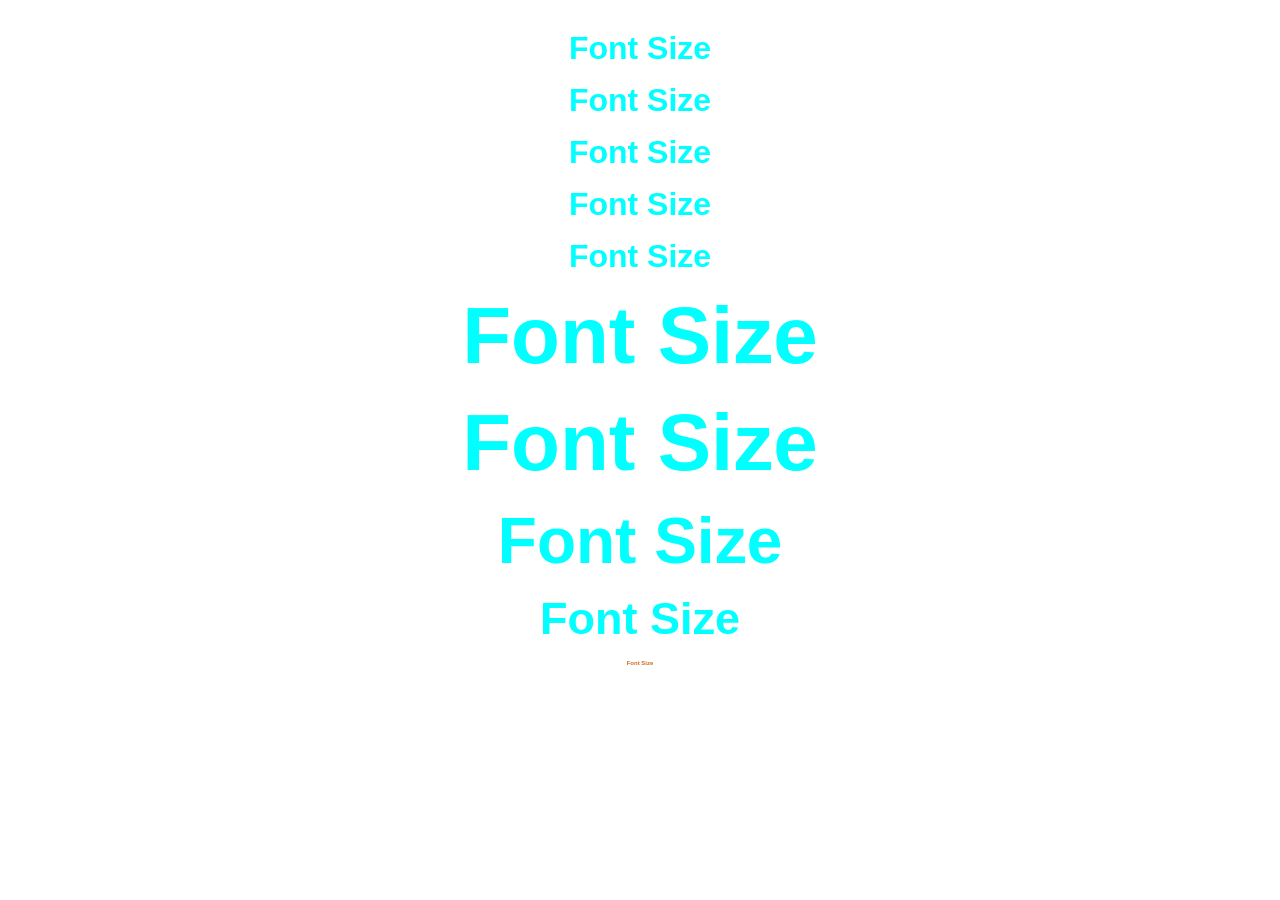
<file: units.html>
<!DOCTYPE html>
<html lang="en">
<head>
    <meta charset="UTF-8">
    <meta name="viewport" content="width=device-width, initial-scale=1.0">
    <title>Document</title>
    <link rel="stylesheet" href="style.css">
</head>
<body>
    <h1 class="unit-mm">Font Size</h1>
    <h1 class="unit-cm">Font Size</h1>
    <h1 class="unit-inch">Font Size</h1>
    <h1 class="unit-quarter">Font Size</h1>
    <h1 class="unit-pixel">Font Size</h1>
    <!-- relative units -->
    <h1 class="unit-em">Font Size</h1>
    <h1 class="unit-rem">Font Size</h1>
    <h1 class="unit-vw">Font Size</h1>
    <h1 class="unit-vh">Font Size</h1>
    <h1 class="unit-percent">Font Size</h1>
</body>
</html>
</file>
<file: layout.css>
/* =========================================================
   CROWN & BLADE — LUXURY BARBERSHOP STYLESHEET
   Pure CSS3 | Stone & Amber Palette | Zero Overrides
   ========================================================= */

:root {
  --bg-obsidian: #0c0a09;
  --bg-stone-dark: #141210;
  --bg-stone-card: #1c1917;
  --bg-stone-elevated: #26221f;
  --border-subtle: #2e2925;
  --border-amber: rgba(217, 155, 67, 0.35);

  --text-primary: #f5f2eb;
  --text-secondary: #a8a29e;
  --text-muted: #78716c;

  --accent-amber: #d99b43;
  --accent-amber-hover: #eab05c;
  --accent-amber-soft: rgba(217, 155, 67, 0.12);

  --radius-sm: 6px;
  --radius-md: 10px;
  --radius-lg: 14px;
}

/* =========================================================
   RESET & BASE TYPOGRAPHY
   ========================================================= */
* {
  box-sizing: border-box;
  padding: 0;
  margin: 0;
}

html {
  scroll-behavior: smooth;
}

body {
  background-color: var(--bg-obsidian);
  color: var(--text-primary);
  font-family: "Segoe UI", -apple-system, BlinkMacSystemFont, Roboto, Helvetica, Arial, sans-serif;
  line-height: 1.6;
  min-height: 100vh;
}

h1, h2, h3, h4 {
  font-family: Georgia, "Times New Roman", Times, serif;
  font-weight: 700;
  letter-spacing: 0.02em;
  color: var(--text-primary);
}

a {
  text-decoration: none;
  color: inherit;
  transition: all 0.25s ease;
}

/* =========================================================
   MAIN CSS GRID LAYOUT
   ========================================================= */
.container {
  max-width: 1320px;
  margin: 0 auto;
  min-height: 100vh;
  display: grid;
  grid-template-columns: 250px 1fr 1fr 1fr;
  grid-template-rows: auto 1fr auto;
  grid-template-areas:
    "header header header header"
    "sidebar content content content"
    "footer footer footer footer";
  padding: 20px;
  gap: 20px;
  background-color: var(--bg-obsidian);
}

/* =========================================================
   HEADER / HERO SECTION
   ========================================================= */
.hero {
  grid-area: header;
  background: linear-gradient(135deg, var(--bg-stone-card) 0%, #231d18 100%);
  border: 1px solid var(--border-subtle);
  border-radius: var(--radius-lg);
  padding: 1.5rem 2rem;
  display: flex;
  justify-content: space-between;
  align-items: center;
  flex-wrap: wrap;
  gap: 1rem;
}

.brand-badge {
  display: inline-block;
  font-size: 0.72rem;
  font-weight: 700;
  letter-spacing: 0.18em;
  text-transform: uppercase;
  color: var(--accent-amber);
  margin-bottom: 0.25rem;
}

.hero h1 {
  font-size: 2rem;
  color: var(--text-primary);
  line-height: 1.15;
}

.hero > .brand-group > p {
  color: var(--text-secondary);
  font-size: 0.95rem;
  margin-top: 0.2rem;
}

/* =========================================================
   SIDEBAR NAVIGATION
   ========================================================= */
.aside {
  grid-area: sidebar;
  background-color: var(--bg-stone-card);
  border: 1px solid var(--border-subtle);
  border-radius: var(--radius-lg);
  padding: 1.5rem;
  display: flex;
  flex-direction: column;
  justify-content: space-between;
  gap: 2rem;
}

.nav-label {
  font-size: 0.72rem;
  text-transform: uppercase;
  letter-spacing: 0.16em;
  color: var(--accent-amber);
  font-weight: 700;
  margin-bottom: 0.85rem;
}

.aside nav ul {
  list-style: none;
  display: flex;
  flex-direction: column;
  gap: 0.5rem;
}

.aside nav a {
  display: flex;
  align-items: center;
  gap: 0.75rem;
  padding: 0.75rem 1rem;
  border-radius: var(--radius-sm);
  color: var(--text-secondary);
  font-weight: 500;
  font-size: 0.95rem;
  border-left: 3px solid transparent;
}

.aside nav a i {
  width: 16px;
  text-align: center;
  color: var(--accent-amber);
  font-size: 0.9rem;
}

.aside nav a:hover {
  background-color: var(--bg-stone-elevated);
  color: var(--text-primary);
  border-left-color: var(--accent-amber);
}

.aside nav a.active {
  background-color: var(--accent-amber-soft);
  color: var(--accent-amber);
  border-left-color: var(--accent-amber);
  font-weight: 600;
}

.sidebar-hours {
  padding-top: 1.25rem;
  border-top: 1px solid var(--border-subtle);
  font-size: 0.85rem;
  color: var(--text-secondary);
}

.sidebar-hours p {
  margin-bottom: 0.35rem;
}

/* =========================================================
   MAIN CONTENT AREA
   ========================================================= */
.main-area {
  grid-area: content;
  background-color: var(--bg-stone-dark);
  border: 1px solid var(--border-subtle);
  border-radius: var(--radius-lg);
  padding: 2rem;
  display: flex;
  flex-direction: column;
  gap: 2.5rem;
}

/* Showcase Banner */
.showcase-banner {
  background: radial-gradient(circle at top right, #2a2117 0%, var(--bg-stone-card) 70%);
  border: 1px solid var(--border-amber);
  border-radius: var(--radius-md);
  padding: 2.25rem;
}

.eyebrow {
  display: inline-block;
  font-size: 0.75rem;
  text-transform: uppercase;
  letter-spacing: 0.16em;
  color: var(--accent-amber);
  font-weight: 700;
  margin-bottom: 0.6rem;
}

.showcase-banner h2 {
  font-size: 1.9rem;
  line-height: 1.25;
  margin-bottom: 0.9rem;
  max-width: 680px;
}

.showcase-banner p {
  color: var(--text-secondary);
  max-width: 650px;
  font-size: 1rem;
  margin-bottom: 1.5rem;
}

.banner-actions {
  display: flex;
  flex-wrap: wrap;
  gap: 1rem;
}

/* Buttons */
.btn-primary,
.btn-secondary {
  display: inline-block;
  padding: 0.75rem 1.4rem;
  border-radius: var(--radius-sm);
  font-size: 0.9rem;
  font-weight: 600;
  letter-spacing: 0.04em;
  cursor: pointer;
  border: 1px solid transparent;
  text-align: center;
}

.btn-primary {
  background-color: var(--accent-amber);
  color: var(--bg-obsidian);
}

.btn-primary:hover {
  background-color: var(--accent-amber-hover);
}

.btn-secondary {
  background-color: transparent;
  color: var(--text-primary);
  border-color: var(--border-amber);
}

.btn-secondary:hover {
  background-color: var(--accent-amber-soft);
  border-color: var(--accent-amber);
  color: var(--accent-amber);
}

.full-width {
  width: 100%;
}

/* Content Blocks & Headings */
.content-block {
  display: flex;
  flex-direction: column;
  gap: 1.25rem;
}

.section-heading h3 {
  font-size: 1.45rem;
  margin-bottom: 0.25rem;
}

.section-heading p {
  color: var(--text-secondary);
  font-size: 0.92rem;
}

/* =========================================================
   SERVICES, PILLARS & ADD-ONS
   ========================================================= */
.cards-grid {
  display: grid;
  grid-template-columns: repeat(2, 1fr);
  gap: 1.25rem;
}

.pillars-grid {
  display: grid;
  grid-template-columns: repeat(3, 1fr);
  gap: 1.25rem;
}

.card {
  background-color: var(--bg-stone-card);
  border: 1px solid var(--border-subtle);
  border-radius: var(--radius-md);
  padding: 1.4rem;
  display: flex;
  flex-direction: column;
  justify-content: space-between;
  gap: 0.75rem;
}

.card:hover {
  border-color: var(--border-amber);
}

.card-top {
  display: flex;
  justify-content: space-between;
  align-items: baseline;
  gap: 0.75rem;
}

.card-top h4 {
  font-size: 1.1rem;
}

.price {
  color: var(--accent-amber);
  font-weight: 700;
  font-size: 1.1rem;
}

.card p {
  color: var(--text-secondary);
  font-size: 0.9rem;
}

.duration {
  font-size: 0.78rem;
  text-transform: uppercase;
  letter-spacing: 0.1em;
  color: var(--text-muted);
  font-weight: 600;
}

/* Add-On Enhancements Bar (services.html) */
.addon-bar {
  background-color: var(--bg-stone-card);
  border: 1px solid var(--border-amber);
  border-radius: var(--radius-md);
  padding: 1.4rem 1.6rem;
  margin-top: 0.5rem;
}

.addon-bar h4 {
  font-size: 1.05rem;
  color: var(--accent-amber);
  margin-bottom: 0.85rem;
}

.addon-list {
  list-style: none;
  display: grid;
  grid-template-columns: repeat(2, 1fr);
  gap: 0.65rem 1.5rem;
  font-size: 0.9rem;
  color: var(--text-secondary);
}

.addon-list li::before {
  content: "✦ ";
  color: var(--accent-amber);
}

.addon-list strong {
  color: var(--text-primary);
}

/* =========================================================
   SPLIT PANEL (ABOUT & STANDARDS)
   ========================================================= */
.split-panel {
  background-color: var(--bg-stone-card);
  border: 1px solid var(--border-subtle);
  border-radius: var(--radius-md);
  padding: 1.75rem;
  flex-direction: row;
  justify-content: space-between;
  align-items: center;
  flex-wrap: wrap;
  gap: 1.5rem;
}

.split-panel > div:first-child {
  max-width: 560px;
}

.split-panel h3 {
  font-size: 1.35rem;
  margin-bottom: 0.5rem;
}

.split-panel p {
  color: var(--text-secondary);
  font-size: 0.95rem;
}

.stats-box {
  display: flex;
  gap: 1.5rem;
  flex-wrap: wrap;
}

.stat {
  background-color: var(--bg-stone-dark);
  border: 1px solid var(--border-subtle);
  border-radius: var(--radius-sm);
  padding: 1rem 1.25rem;
  text-align: center;
  min-width: 110px;
}

.stat strong {
  display: block;
  font-family: Georgia, serif;
  font-size: 1.5rem;
  color: var(--accent-amber);
}

.stat span {
  font-size: 0.78rem;
  color: var(--text-secondary);
}

/* =========================================================
   TEAM PAGE CARDS & PROFILES
   ========================================================= */
.team-grid {
  display: grid;
  grid-template-columns: repeat(2, 1fr);
  gap: 1.5rem;
}

.team-card {
  background-color: var(--bg-stone-card);
  border: 1px solid var(--border-subtle);
  border-radius: var(--radius-md);
  padding: 1.6rem;
  display: flex;
  flex-direction: column;
  gap: 1.1rem;
}

.team-card:hover {
  border-color: var(--border-amber);
}

.avatar-monogram {
  width: 64px;
  height: 64px;
  border-radius: 50%;
  background: linear-gradient(135deg, #2d2419, #181411);
  border: 1px solid var(--accent-amber);
  color: var(--accent-amber);
  font-family: Georgia, serif;
  font-size: 1.35rem;
  font-weight: 700;
  display: flex;
  align-items: center;
  justify-content: center;
  letter-spacing: 0.06em;
}

.role-tag {
  display: inline-block;
  font-size: 0.74rem;
  text-transform: uppercase;
  letter-spacing: 0.14em;
  color: var(--accent-amber);
  font-weight: 700;
  margin-bottom: 0.25rem;
}

.team-info h4 {
  font-size: 1.25rem;
  margin-bottom: 0.2rem;
}

.experience {
  font-size: 0.82rem;
  color: var(--text-muted);
  margin-bottom: 0.75rem;
}

.bio {
  font-size: 0.92rem;
  color: var(--text-secondary);
  margin-bottom: 1rem;
}

.specialties {
  display: flex;
  flex-wrap: wrap;
  gap: 0.5rem;
  margin-bottom: 1.25rem;
}

.specialties span {
  font-size: 0.76rem;
  padding: 0.3rem 0.65rem;
  border-radius: 999px;
  background-color: var(--bg-stone-elevated);
  color: var(--text-primary);
  border: 1px solid var(--border-subtle);
}

/* =========================================================
   BOOKING FORM, CONTACT & FAQ
   ========================================================= */
.contact-grid {
  display: grid;
  grid-template-columns: 1.3fr 1fr;
  gap: 1.5rem;
}

.booking-form,
.location-card {
  background-color: var(--bg-stone-card);
  border: 1px solid var(--border-subtle);
  border-radius: var(--radius-md);
  padding: 1.6rem;
}

.booking-form {
  display: flex;
  flex-direction: column;
  gap: 1rem;
}

.form-two-col {
  display: grid;
  grid-template-columns: 1fr 1fr;
  gap: 1rem;
}

.form-row {
  display: flex;
  flex-direction: column;
  gap: 0.4rem;
}

.form-row label {
  font-size: 0.84rem;
  font-weight: 600;
  color: var(--text-secondary);
}

.form-row input,
.form-row select,
.form-row textarea {
  background-color: var(--bg-stone-dark);
  border: 1px solid var(--border-subtle);
  border-radius: var(--radius-sm);
  padding: 0.7rem 0.85rem;
  color: var(--text-primary);
  font-size: 0.92rem;
  font-family: inherit;
}

.form-row textarea {
  resize: vertical;
}

.form-row input:focus,
.form-row select:focus,
.form-row textarea:focus {
  outline: none;
  border-color: var(--accent-amber);
}

.location-card h4 {
  font-size: 1rem;
  color: var(--accent-amber);
  margin-bottom: 0.35rem;
  margin-top: 1.1rem;
}

.location-card h4:first-child {
  margin-top: 0;
}

.location-card p {
  font-size: 0.9rem;
  color: var(--text-secondary);
}

.amenities-list {
  list-style: none;
  margin-top: 0.4rem;
  display: flex;
  flex-direction: column;
  gap: 0.35rem;
  font-size: 0.88rem;
  color: var(--text-secondary);
}

.amenities-list li::before {
  content: "✦ ";
  color: var(--accent-amber);
}

/* Pure CSS FAQ Accordion (<details> / <summary>) */
.faq-list {
  display: flex;
  flex-direction: column;
  gap: 0.85rem;
}

.faq-item {
  background-color: var(--bg-stone-card);
  border: 1px solid var(--border-subtle);
  border-radius: var(--radius-md);
  padding: 1.15rem 1.4rem;
}

.faq-item[open] {
  border-color: var(--border-amber);
}

.faq-item summary {
  font-weight: 600;
  font-size: 0.96rem;
  color: var(--text-primary);
  cursor: pointer;
  list-style: none;
  display: flex;
  justify-content: space-between;
  align-items: center;
}

.faq-item summary::-webkit-details-marker {
  display: none;
}

.faq-item summary::after {
  content: "+";
  color: var(--accent-amber);
  font-size: 1.25rem;
  font-weight: 700;
}

.faq-item[open] summary::after {
  content: "−";
}

.faq-item p {
  margin-top: 0.75rem;
  padding-top: 0.75rem;
  border-top: 1px solid var(--border-subtle);
  color: var(--text-secondary);
  font-size: 0.9rem;
}

/* =========================================================
   PROFESSIONAL MULTI-COLUMN FOOTER
   ========================================================= */
.footer {
  grid-area: footer;
  background: linear-gradient(180deg, var(--bg-stone-card) 0%, #110f0d 100%);
  border: 1px solid var(--border-subtle);
  border-radius: var(--radius-lg);
  padding: 2.5rem 2rem 1.5rem;
  color: var(--text-secondary);
  text-align: left;
}

.footer-grid {
  display: grid;
  grid-template-columns: 1.5fr 1fr 1fr 1.3fr;
  gap: 2rem;
  padding-bottom: 2rem;
  border-bottom: 1px solid var(--border-subtle);
}

.footer-brand {
  display: flex;
  align-items: center;
  gap: 0.65rem;
  font-family: Georgia, "Times New Roman", Times, serif;
  font-size: 1.35rem;
  font-weight: 700;
  color: var(--text-primary);
  margin-bottom: 0.85rem;
}

.footer-brand i {
  color: var(--accent-amber);
  font-size: 1.15rem;
}

.footer-desc {
  font-size: 0.88rem;
  line-height: 1.65;
  color: var(--text-secondary);
  margin-bottom: 1.25rem;
}

.social-links {
  display: flex;
  gap: 0.65rem;
}

.social-links a {
  width: 36px;
  height: 36px;
  border-radius: 50%;
  background-color: var(--bg-stone-elevated);
  border: 1px solid var(--border-subtle);
  color: var(--text-primary);
  display: flex;
  align-items: center;
  justify-content: center;
  font-size: 0.92rem;
}

.social-links a:hover {
  background-color: var(--accent-amber);
  border-color: var(--accent-amber);
  color: var(--bg-obsidian);
  transform: translateY(-2px);
}

.footer-col h4 {
  font-size: 0.95rem;
  text-transform: uppercase;
  letter-spacing: 0.1em;
  color: var(--accent-amber);
  margin-bottom: 1rem;
  font-family: "Segoe UI", -apple-system, BlinkMacSystemFont, Roboto, sans-serif;
}

.footer-links,
.footer-contact {
  list-style: none;
  display: flex;
  flex-direction: column;
  gap: 0.6rem;
  font-size: 0.88rem;
}

.footer-links a {
  display: inline-flex;
  align-items: center;
  gap: 0.5rem;
  color: var(--text-secondary);
}

.footer-links a i {
  font-size: 0.7rem;
  color: var(--accent-amber);
  transition: transform 0.2s ease;
}

.footer-links a:hover {
  color: var(--text-primary);
}

.footer-links a:hover i {
  transform: translateX(3px);
}

.footer-contact li {
  display: flex;
  align-items: flex-start;
  gap: 0.65rem;
  line-height: 1.5;
}

.footer-contact li i {
  color: var(--accent-amber);
  margin-top: 0.25rem;
  width: 14px;
  text-align: center;
  flex-shrink: 0;
}

.footer-bottom {
  padding-top: 1.25rem;
  display: flex;
  justify-content: space-between;
  align-items: center;
  flex-wrap: wrap;
  gap: 0.75rem;
  font-size: 0.84rem;
  color: var(--text-muted);
}

.footer-bottom i {
  color: var(--accent-amber);
  margin: 0 0.15rem;
}

.footer-bottom strong {
  color: var(--text-primary);
  font-weight: 600;
}

/* =========================================================
   RESPONSIVE BREAKPOINTS (All Media Queries Grouped)
   ========================================================= */
@media (max-width: 960px) {
  .container {
    grid-template-columns: 1fr;
    grid-template-areas:
      "header"
      "sidebar"
      "content"
      "footer";
  }

  .aside nav ul {
    flex-direction: row;
    flex-wrap: wrap;
  }

  .aside nav a {
    border-left: none;
    border-bottom: 2px solid transparent;
  }

  .aside nav a:hover,
  .aside nav a.active {
    border-left-color: transparent;
    border-bottom-color: var(--accent-amber);
  }

  .cards-grid,
  .pillars-grid,
  .addon-list,
  .team-grid,
  .contact-grid,
  .form-two-col {
    grid-template-columns: 1fr;
  }

  .footer-grid {
    grid-template-columns: repeat(2, 1fr);
  }
}

@media (max-width: 600px) {
  .footer-grid {
    grid-template-columns: 1fr;
  }

  .footer-bottom {
    flex-direction: column;
    text-align: center;
  }
}

/* =========================================================
   PHOTOGRAPHY, BANNERS & GALLERY STYLING
   ========================================================= */
img {
  display: block;
  max-width: 100%;
}

/* Atmospheric Background Images for Hero Banners */
.banner-home {
  background:
    linear-gradient(90deg, rgba(12, 10, 9, 0.94) 0%, rgba(20, 18, 16, 0.82) 60%, rgba(20, 18, 16, 0.65) 100%),
    url("https://images.unsplash.com/photo-1585747860715-2ba37e788b70?auto=format&fit=crop&w=1400&q=80") center/cover no-repeat;
}

.banner-services {
  background:
    linear-gradient(90deg, rgba(12, 10, 9, 0.94) 0%, rgba(20, 18, 16, 0.84) 60%, rgba(20, 18, 16, 0.68) 100%),
    url("https://images.unsplash.com/photo-1599351431202-1e0f0137899a?auto=format&fit=crop&w=1400&q=80") center/cover no-repeat;
}

.banner-about {
  background:
    linear-gradient(90deg, rgba(12, 10, 9, 0.94) 0%, rgba(20, 18, 16, 0.84) 60%, rgba(20, 18, 16, 0.68) 100%),
    url("https://images.unsplash.com/photo-1503951914875-452162b0f3f1?auto=format&fit=crop&w=1400&q=80") center/cover no-repeat;
}

/* Service & Location Card Thumbnails */
.card-img {
  width: 100%;
  height: 185px;
  object-fit: cover;
  border-radius: var(--radius-sm);
  border: 1px solid var(--border-subtle);
  margin-bottom: 0.35rem;
}

/* Wide Section Divider Photography (services.html) */
.section-banner-img {
  width: 100%;
  height: 220px;
  object-fit: cover;
  border-radius: var(--radius-md);
  border: 1px solid var(--border-subtle);
}

/* Barber Portraits (team.html) */
.barber-photo {
  width: 100%;
  height: 280px;
  object-fit: cover;
  object-position: top center;
  border-radius: var(--radius-sm);
  border: 1px solid var(--border-amber);
}

/* Lounge Interior Gallery (about.html) */
.gallery-grid {
  display: grid;
  grid-template-columns: repeat(2, 1fr);
  gap: 1.25rem;
}

.gallery-item {
  background-color: var(--bg-stone-card);
  border: 1px solid var(--border-subtle);
  border-radius: var(--radius-md);
  overflow: hidden;
}

.gallery-item img {
  width: 100%;
  height: 240px;
  object-fit: cover;
}

.gallery-item figcaption {
  padding: 0.85rem 1.1rem;
  font-size: 0.85rem;
  color: var(--text-secondary);
  border-top: 1px solid var(--border-subtle);
}

/* =========================================================
   REVIEWS PAGE COMPONENTS
   ========================================================= */
.rating-summary-card {
  background-color: var(--bg-stone-card);
  border: 1px solid var(--border-amber);
  border-radius: var(--radius-md);
  padding: 2rem;
  display: flex;
  align-items: center;
  justify-content: space-around;
  flex-wrap: wrap;
  gap: 2rem;
}

.rating-score-box {
  text-align: center;
}

.big-score {
  font-family: Georgia, serif;
  font-size: 3rem;
  color: var(--accent-amber);
  line-height: 1;
  display: block;
  margin-bottom: 0.35rem;
}

.stars-gold {
  color: var(--accent-amber);
  font-size: 0.95rem;
  margin-bottom: 0.4rem;
  display: flex;
  gap: 3px;
  justify-content: center;
}

.score-meta {
  font-size: 0.82rem;
  color: var(--text-secondary);
}

.rating-breakdown {
  display: flex;
  flex-direction: column;
  gap: 0.75rem;
  min-width: 280px;
  flex: 1;
  max-width: 420px;
}

.breakdown-row {
  display: flex;
  align-items: center;
  gap: 1rem;
  font-size: 0.88rem;
  color: var(--text-secondary);
}

.breakdown-row span:first-child {
  width: 150px;
}

.bar-track {
  flex: 1;
  height: 6px;
  background-color: var(--bg-stone-dark);
  border-radius: 999px;
  overflow: hidden;
  border: 1px solid var(--border-subtle);
}

.bar-fill {
  height: 100%;
  background-color: var(--accent-amber);
  border-radius: 999px;
}

.pct {
  font-weight: 600;
  color: var(--text-primary);
  width: 45px;
  text-align: right;
}

.review-card {
  justify-content: flex-start;
  gap: 1rem;
}

.review-header {
  display: flex;
  justify-content: space-between;
  align-items: flex-start;
  gap: 1rem;
  flex-wrap: wrap;
}

.reviewer-meta h4 {
  font-size: 1.1rem;
  margin-bottom: 0.15rem;
}

.service-tag {
  font-size: 0.78rem;
  color: var(--accent-amber);
  font-weight: 600;
  text-transform: uppercase;
  letter-spacing: 0.08em;
}

.review-body {
  font-size: 0.92rem;
  color: var(--text-secondary);
  line-height: 1.65;
  font-style: italic;
}

.review-footer {
  display: flex;
  justify-content: space-between;
  align-items: center;
  padding-top: 0.75rem;
  border-top: 1px solid var(--border-subtle);
  font-size: 0.8rem;
}

.verified-badge {
  color: #4ade80;
  display: inline-flex;
  align-items: center;
  gap: 0.35rem;
  font-weight: 600;
}

.review-date {
  color: var(--text-muted);
}

@media (max-width: 768px) {
  .rating-summary-card {
    flex-direction: column;
    align-items: stretch;
    text-align: center;
  }
  .rating-breakdown {
    max-width: 100%;
  }
  .breakdown-row span:first-child {
    width: 120px;
  }
}

/* =========================================================
   ENHANCED BOOKING FORM COMPONENTS
   ========================================================= */
.radio-group-vertical {
  display: flex;
  flex-direction: column;
  gap: 0.5rem;
}

.option,
.slot {
  display: flex;
  align-items: center;
  gap: 0.75rem;
  background-color: var(--bg-stone-dark);
  border: 1px solid var(--border-subtle);
  border-radius: var(--radius-sm);
  padding: 0.75rem 1rem;
  cursor: pointer;
  color: var(--text-primary);
  font-size: 0.9rem;
  transition: border-color 0.2s ease;
}

.option:hover,
.slot:hover {
  border-color: var(--border-amber);
}

.option input[type="radio"],
.slot input[type="radio"] {
  accent-color: var(--accent-amber);
  width: 16px;
  height: 16px;
  cursor: pointer;
}

.option span {
  display: flex;
  justify-content: space-between;
  width: 100%;
  align-items: center;
}

.option small {
  color: var(--accent-amber);
  font-weight: 600;
}

.slots-grid {
  display: grid;
  grid-template-columns: repeat(3, 1fr);
  gap: 0.75rem;
}

.slot {
  justify-content: flex-start;
  padding: 0.6rem 0.8rem;
  font-size: 0.85rem;
}

.slot input[type="radio"]:disabled + span,
.slot:has(input[type="radio"]:disabled) {
  opacity: 0.4;
  cursor: not-allowed;
  border-color: var(--border-subtle);
}

.checkbox-group {
  display: flex;
  flex-wrap: wrap;
  gap: 1.25rem;
  font-size: 0.88rem;
  color: var(--text-secondary);
}

.checkbox-group label {
  display: flex;
  align-items: center;
  gap: 0.5rem;
  cursor: pointer;
}

.checkbox-group input[type="checkbox"] {
  accent-color: var(--accent-amber);
  width: 15px;
  height: 15px;
}

@media (max-width: 768px) {
  .slots-grid {
    grid-template-columns: repeat(2, 1fr);
  }
}
</file>
<file: style.css>
/* element selector */
body {
    color:white;
    /* background-color: black; */
}

header {
    background-color: grey;
}

/* universal selector */
* {
    padding: 5px;
    margin: 5px;
    font-family: Arial, Helvetica, sans-serif;
    color: aqua;
}

/* class selector */

.btn {
    color: antiquewhite;
    background-color: blue;
    padding: 8px;

}

/* id selector */
/* 
#hero-title {
    font-size: 50px;
    color: red;
} */
.hero {
    background-image: url('/assets/background.jpg');
    background-size: cover;
    background-repeat: no-repeat;
    width: 100%;
    height: 100vh;
    background-attachment: fixed;
}
.hero1 {
    background: none;
}

.grad {
   background: linear-gradient(to right, green, yellow) ;
}

.title {
    background: linear-gradient(to left, purple, blue);
}

.cont {
    width: 100%;
    height: 100px;
}

.radial-grad {
    background: radial-gradient(
        at 0% 50%,
        green 30%,
        yellow 60%,
        magenta 20%,
        blue 10%
    );
}

.conic {
    height: 100px;
    width: 150px;
    border-radius: 50%;
    border: 1px solid gold;
    background: conic-gradient(
        from 45deg at 70% 20%,
        red, orange, yellow, green, blue, violet,red
    );
}
/* attribute selector */

a[href] {
    font-size: 30px;
    text-decoration: none;
}

/* descendant selector */

nav ul li {
    list-style: none;
}
ul li a {
    text-transform: uppercase;
    text-shadow: 2px 2px 1px black;
}

section p {
    margin: 10px;
    border: 1px solid green;
}
/* child selector */

section > p {
    color: yellow;
}

/* adjacent sibling selector */

h3 + p {
    font-style: italic;
    color: darkgrey;
}

/* general sibling selector */

/* h1 ~ p {
    color: maroon;
} */

/* group selector */

h1, h2 {
    text-align: center;
}

/* pseudo class selectors */

button:hover {
    background-color: red;
    cursor: pointer;
}

/* pseudo element selector */
.para::before {
    content: "Note: ";
}

.email::after {
    content: ": Talk to Us";
    color: blueviolet;
}
/* 
.unit-mm {
   font-size: 5mm; 
}
.unit-cm {
    font-size: 5cm;
}
.unit-inch {
    font-size: 5in;
}
.unit-quarter {
    font-size: 5Q;
}
.unit-pixel {
    font-size: 5px;
} */
.unit-em {
   font-size: 5em; 
}
.unit-rem {
    font-size: 5rem;
}
.unit-vh {
    font-size: 5vh;
}
.unit-vw {
    font-size: 5vw;
}
.unit-percent {
    font-size: 5%;
    color: chocolate;
}

.box {
    width: 100px;
    height: 100px;
    border: 1px solid red;
    border-radius: 8px;
    background-color: #4f2323;
    animation: changeColor 3s infinite;
    border-style: dotted;
}

@keyframes changeColor {
    from {
        background-color: rgb(0,255, 255);
    }
    to {
        background-color: hsl(0, 75%, 14%);
    }
}

.border-img {
    border: 20px  solid transparent;
    border-image: url('assets/my-bg.jpg') 30 stretch;
    padding: 20px;
}

/* Hexadecimal colors RRGGBB*/

.container {
    position: relative;
    display: flex;
    align-items: center;
    justify-content: center;
    min-height: 100vh;
    background-image: url('assets/my-bg.jpg');
}

.card {
   position: absolute; 
   height: 60%;
   width: 40%;
   border: 1px solid rgba(255, 255, 255, 0.18);
   background: rgba(89, 131, 83, 0.09);
   border-radius: 1em;
   display: flex;
   align-items: center;
   justify-content: center;
   backdrop-filter: blur(2px);
   transition: transform 0.8s, backdrop-filter 0.5s;
   z-index: 10;
}

.card:hover {
    backdrop-filter: blur(14px);
    height: 60%;
    width: 40%;
    transform: rotateY(180deg);
}

#logo {
    width: 75%;
    height: 90%;
    border-radius: 1em;
    position: relative;
    display: block;
}

.txt {
    position: absolute;
    top: 20%;
    left: 50%;
    color: aliceblue;
    transform: translate(-50%, -50%);
    z-index: 1;
    align-items: center;
}


.box1 {
    position: absolute;
    height: 200px;
    width: 280px;
    background-color: #4f2323;
    z-index: 1;
    left: 10px;
    top: 10px;
}
.box2 {
    position: absolute;
    height: 140px;
    width: 220px;
    background-color: #f0ebeb;
    z-index: 5;
    left: 30px;
    top: 30px;
}
</file>
